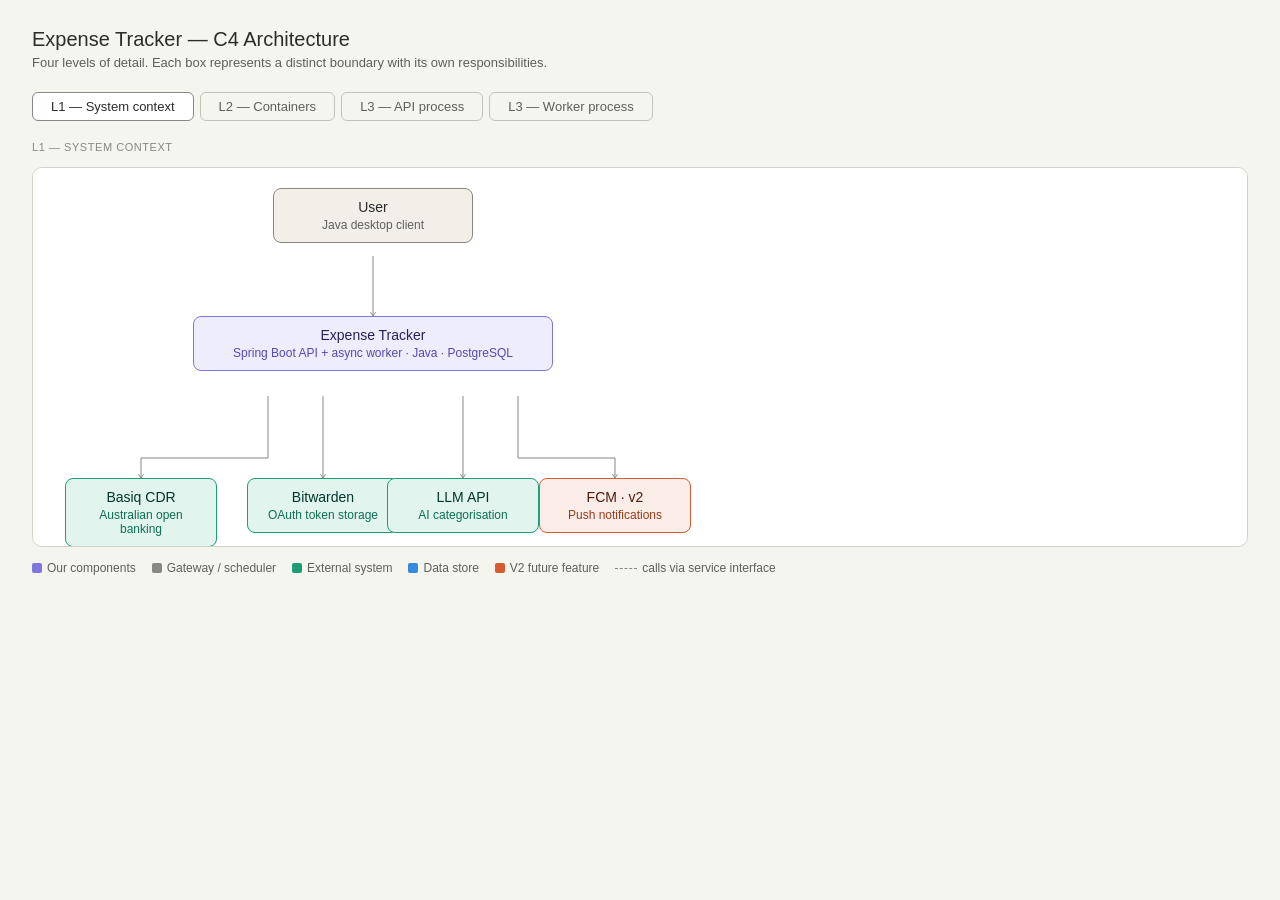
<file: C4_ArchitectureDesign.html>
<!DOCTYPE html>
<html lang="en">
<head>
<meta charset="UTF-8">
<meta name="viewport" content="width=device-width, initial-scale=1.0">
<title>Expense Tracker — C4 Architecture</title>
<style>
  *, *::before, *::after { box-sizing: border-box; margin: 0; padding: 0; }
  body { font-family: -apple-system, BlinkMacSystemFont, 'Segoe UI', sans-serif; background: #f5f5f0; color: #2c2c2a; padding: 28px 32px; }
  h1  { font-size: 20px; font-weight: 500; margin-bottom: 4px; }
  .sub { font-size: 13px; color: #5f5e5a; margin-bottom: 22px; }

  /* tabs */
  .tabs { display: flex; gap: 6px; margin-bottom: 20px; flex-wrap: wrap; }
  .tab  { padding: 6px 18px; border-radius: 6px; border: 1px solid #c4c2b8; background: transparent; color: #5f5e5a; cursor: pointer; font-size: 13px; font-family: inherit; transition: background .15s; }
  .tab:hover { background: #eae8e0; }
  .tab.on { background: #fff; color: #2c2c2a; border-color: #888780; font-weight: 500; }

  /* panels */
  .panel { display: none; }
  .panel.on { display: block; }

  /* diagram canvas */
  .canvas { background: #fff; border: 1px solid #d3d1c7; border-radius: 10px; padding: 32px; position: relative; overflow-x: auto; }

  /* boxes */
  .box { border-radius: 8px; padding: 10px 16px; position: absolute; text-align: center; }
  .box .name { font-size: 14px; font-weight: 500; margin-bottom: 3px; }
  .box .desc { font-size: 12px; }

  /* colours */
  .purple { background: #EEEDFE; border: 1px solid #7F77DD; }
  .purple .name { color: #26215C; }
  .purple .desc { color: #534AB7; }

  .teal   { background: #E1F5EE; border: 1px solid #1D9E75; }
  .teal .name { color: #04342C; }
  .teal .desc { color: #0F6E56; }

  .gray   { background: #F1EFE8; border: 1px solid #888780; }
  .gray .name { color: #2C2C2A; }
  .gray .desc { color: #5F5E5A; }

  .blue   { background: #E6F1FB; border: 1px solid #378ADD; }
  .blue .name { color: #042C53; }
  .blue .desc { color: #185FA5; }

  .coral  { background: #FAECE7; border: 1px solid #D85A30; }
  .coral .name { color: #4A1B0C; }
  .coral .desc { color: #993C1D; }

  /* divider inside the DB box */
  .divider { border-top: 1px solid #c4ddf4; margin: 8px -16px; }
  .db-section .name { font-size: 13px; font-weight: 500; color: #042C53; margin-bottom: 2px; }
  .db-section .desc { font-size: 11px; color: #185FA5; }

  /* svg connector overlay */
  .svg-overlay { position: absolute; top: 0; left: 0; pointer-events: none; }

  /* legend */
  .legend { display: flex; gap: 16px; flex-wrap: wrap; font-size: 12px; color: #5f5e5a; margin-top: 14px; align-items: center; }
  .legend span { display: flex; align-items: center; gap: 5px; }
  .dot { width: 10px; height: 10px; border-radius: 2px; display: inline-block; flex-shrink: 0; }
  .dash-line { width: 22px; border-top: 1.5px dashed #888780; }

  /* level label */
  .level-label { font-size: 11px; font-weight: 500; color: #888780; letter-spacing: .05em; text-transform: uppercase; margin-bottom: 14px; }
</style>
</head>
<body>

<h1>Expense Tracker — C4 Architecture</h1>
<p class="sub">Four levels of detail. Each box represents a distinct boundary with its own responsibilities.</p>

<div class="tabs">
  <button class="tab on"  onclick="show(this,'l1')">L1 — System context</button>
  <button class="tab"     onclick="show(this,'l2')">L2 — Containers</button>
  <button class="tab"     onclick="show(this,'l3a')">L3 — API process</button>
  <button class="tab"     onclick="show(this,'l3b')">L3 — Worker process</button>
</div>

<!-- ══════════════════════════════════════════════════════
     L1 — SYSTEM CONTEXT
     Who uses the system and what external systems does it touch?
══════════════════════════════════════════════════════════ -->
<div id="l1" class="panel on">
<p class="level-label">L1 — System context</p>
<div class="canvas" style="height:380px; min-width:640px;">
  <svg class="svg-overlay" width="100%" height="100%">
    <defs><marker id="a" viewBox="0 0 10 10" refX="8" refY="5" markerWidth="6" markerHeight="6" orient="auto-start-reverse"><path d="M2 1L8 5L2 9" fill="none" stroke="#888780" stroke-width="1.5" stroke-linecap="round" stroke-linejoin="round"/></marker></defs>
    <!-- User → system -->
    <line x1="340" y1="88" x2="340" y2="148" stroke="#888780" stroke-width="1" marker-end="url(#a)"/>
    <!-- system → Basiq -->
    <path d="M235,228 L235,290 L108,290 L108,310" fill="none" stroke="#888780" stroke-width="1" marker-end="url(#a)"/>
    <!-- system → Bitwarden -->
    <line x1="290" y1="228" x2="290" y2="310" fill="none" stroke="#888780" stroke-width="1" marker-end="url(#a)"/>
    <!-- system → LLM -->
    <line x1="430" y1="228" x2="430" y2="310" fill="none" stroke="#888780" stroke-width="1" marker-end="url(#a)"/>
    <!-- system → FCM -->
    <path d="M485,228 L485,290 L582,290 L582,310" fill="none" stroke="#888780" stroke-width="1" marker-end="url(#a)"/>
  </svg>
  <!-- Person -->
  <div class="box gray" style="width:200px;top:20px;left:240px;">
    <div class="name">User</div>
    <div class="desc">Java desktop client</div>
  </div>
  <!-- Our system -->
  <div class="box purple" style="width:360px;top:148px;left:160px;">
    <div class="name">Expense Tracker</div>
    <div class="desc">Spring Boot API + async worker · Java · PostgreSQL</div>
  </div>
  <!-- External systems -->
  <div class="box teal" style="width:152px;top:310px;left:32px;">
    <div class="name">Basiq CDR</div>
    <div class="desc">Australian open banking</div>
  </div>
  <div class="box teal" style="width:152px;top:310px;left:214px;">
    <div class="name">Bitwarden</div>
    <div class="desc">OAuth token storage</div>
  </div>
  <div class="box teal" style="width:152px;top:310px;left:354px;">
    <div class="name">LLM API</div>
    <div class="desc">AI categorisation</div>
  </div>
  <div class="box coral" style="width:152px;top:310px;left:506px;">
    <div class="name">FCM · v2</div>
    <div class="desc">Push notifications</div>
  </div>
</div>
</div>

<!-- ══════════════════════════════════════════════════════
     L2 — CONTAINERS
     What deployable units exist and how do they communicate?
══════════════════════════════════════════════════════════ -->
<div id="l2" class="panel">
<p class="level-label">L2 — Containers</p>
<div class="canvas" style="height:490px; min-width:700px;">
  <svg class="svg-overlay" width="100%" height="100%">
    <defs><marker id="b" viewBox="0 0 10 10" refX="8" refY="5" markerWidth="6" markerHeight="6" orient="auto-start-reverse"><path d="M2 1L8 5L2 9" fill="none" stroke="#888780" stroke-width="1.5" stroke-linecap="round" stroke-linejoin="round"/></marker></defs>
    <!-- Desktop → API process -->
    <path d="M350,76 L350,104 L130,104 L130,132" fill="none" stroke="#888780" stroke-width="1" marker-end="url(#b)"/>
    <text x="244" y="98" font-size="11" fill="#888780" text-anchor="middle" font-family="inherit">HTTPS</text>
    <!-- API → DB (writes) -->
    <line x1="228" y1="178" x2="264" y2="178" stroke="#888780" stroke-width="1" marker-end="url(#b)"/>
    <!-- API → Worker (job queue) -->
    <line x1="130" y1="210" x2="130" y2="338" stroke="#888780" stroke-width="1" stroke-dasharray="5 3" marker-end="url(#b)"/>
    <text x="146" y="278" font-size="11" fill="#888780" font-family="inherit">job queue</text>
    <!-- Worker → DB (reads/writes) -->
    <path d="M228,372 L246,372 L246,250 L264,250" fill="none" stroke="#888780" stroke-width="1" marker-end="url(#b)"/>
    <!-- Worker → Basiq -->
    <path d="M228,380 L480,380 L480,154 L504,154" fill="none" stroke="#888780" stroke-width="1" marker-end="url(#b)"/>
    <!-- Worker → Bitwarden -->
    <path d="M228,390 L484,390 L484,234 L504,234" fill="none" stroke="#888780" stroke-width="1" marker-end="url(#b)"/>
    <!-- Worker → LLM -->
    <path d="M228,400 L488,400 L488,394 L504,394" fill="none" stroke="#888780" stroke-width="1" marker-end="url(#b)"/>
  </svg>

  <div class="box gray" style="width:220px;top:20px;left:240px;">
    <div class="name">Desktop app</div>
    <div class="desc">Java client · HTTPS · SQLite drafts</div>
  </div>
  <div class="box purple" style="width:210px;top:132px;left:24px;">
    <div class="name">API process</div>
    <div class="desc">Spring Boot REST · 8 modules · port 8080</div>
  </div>
  <!-- PostgreSQL with internal sections -->
  <div class="box blue" style="width:222px;top:132px;left:264px;padding-bottom:14px;">
    <div class="name">PostgreSQL</div>
    <div class="divider"></div>
    <div class="db-section">
      <div class="name">Primary</div>
      <div class="desc">Strong consistency · ACID writes</div>
    </div>
    <div class="divider"></div>
    <div class="db-section">
      <div class="name">Read replica</div>
      <div class="desc">Max 60s bounded staleness</div>
    </div>
    <div class="divider"></div>
    <div class="db-section">
      <div class="name">Materialized views</div>
      <div class="desc">AOP @RefreshMaterializedViews</div>
    </div>
  </div>
  <div class="box purple" style="width:210px;top:338px;left:24px;">
    <div class="name">Worker process</div>
    <div class="desc">Spring Boot · async job processor</div>
  </div>
  <div class="box teal" style="width:185px;top:132px;left:504px;">
    <div class="name">Basiq CDR</div>
    <div class="desc">Open banking data</div>
  </div>
  <div class="box teal" style="width:185px;top:212px;left:504px;">
    <div class="name">Bitwarden</div>
    <div class="desc">OAuth token retrieval at runtime</div>
  </div>
  <div class="box teal" style="width:185px;top:372px;left:504px;">
    <div class="name">LLM API</div>
    <div class="desc">AI categorisation calls</div>
  </div>
</div>
</div>

<!-- ══════════════════════════════════════════════════════
     L3a — API PROCESS INTERNALS
     What modules live inside the API process?
══════════════════════════════════════════════════════════ -->
<div id="l3a" class="panel">
<p class="level-label">L3 — API process internals</p>
<div class="canvas" style="height:420px; min-width:660px;">
  <svg class="svg-overlay" width="100%" height="100%">
    <defs><marker id="c" viewBox="0 0 10 10" refX="8" refY="5" markerWidth="6" markerHeight="6" orient="auto-start-reverse"><path d="M2 1L8 5L2 9" fill="none" stroke="#888780" stroke-width="1.5" stroke-linecap="round" stroke-linejoin="round"/></marker></defs>
    <!-- Gateway → Auth -->
    <line x1="180" y1="80" x2="180" y2="100" stroke="#888780" stroke-width="1" marker-end="url(#c)"/>
    <!-- Gateway → User mgmt -->
    <line x1="510" y1="80" x2="510" y2="100" stroke="#888780" stroke-width="1" marker-end="url(#c)"/>
    <!-- Gateway → Expense -->
    <line x1="180" y1="80" x2="180" y2="180" stroke="#888780" stroke-width="1" stroke-dasharray="1 0" marker-end="url(#c)"/>
    <!-- Gateway → Target -->
    <line x1="510" y1="80" x2="510" y2="180" stroke="#888780" stroke-width="1" marker-end="url(#c)"/>
    <!-- Gateway → Bank -->
    <line x1="180" y1="80" x2="180" y2="260" stroke="#888780" stroke-width="1" marker-end="url(#c)"/>
    <!-- Gateway → AI -->
    <line x1="510" y1="80" x2="510" y2="260" stroke="#888780" stroke-width="1" marker-end="url(#c)"/>
    <!-- Target depends on Expense via interface -->
    <line x1="380" y1="210" x2="320" y2="210" stroke="#888780" stroke-width="1" stroke-dasharray="4 3" marker-end="url(#c)"/>
    <text x="350" y="204" font-size="10" fill="#888780" text-anchor="middle" font-family="inherit">ExpenseService</text>
    <!-- Bank Integration calls Expense -->
    <line x1="180" y1="260" x2="180" y2="236" stroke="#888780" stroke-width="1" stroke-dasharray="4 3" marker-end="url(#c)"/>
    <!-- AI calls Expense -->
    <path d="M380,290 L350,290 L350,210 L320,210" fill="none" stroke="#888780" stroke-width="1" stroke-dasharray="4 3" marker-end="url(#c)"/>
  </svg>

  <!-- Gateway - spans full width -->
  <div class="box gray" style="width:612px;top:20px;left:24px;">
    <div class="name">API gateway filter</div>
    <div class="desc">JWT validation · RLS user context · Bucket4j rate limiting · traceId injection · routes to all modules</div>
  </div>
  <!-- Row 1 -->
  <div class="box purple" style="width:288px;top:100px;left:24px;">
    <div class="name">Auth module</div>
    <div class="desc">BCrypt · JWT issuance · login lockout · sudo tokens for step-up auth</div>
  </div>
  <div class="box purple" style="width:288px;top:100px;left:348px;">
    <div class="name">User management module</div>
    <div class="desc">Profiles · bulk access grants · discoverability flag</div>
  </div>
  <!-- Row 2 -->
  <div class="box purple" style="width:288px;top:180px;left:24px;">
    <div class="name">Expense module</div>
    <div class="desc">CRUD · RLS enforcement · AOP @RefreshMaterializedViews</div>
  </div>
  <div class="box purple" style="width:288px;top:180px;left:348px;">
    <div class="name">Target and prediction module</div>
    <div class="desc">Targets · Strategy pattern · versioned PredictionContext · canHandle fallback</div>
  </div>
  <!-- Row 3 -->
  <div class="box purple" style="width:288px;top:260px;left:24px;">
    <div class="name">Bank integration module</div>
    <div class="desc">OAuth consent flow · sync trigger · Bucket4j rate limit · duplicate detection</div>
  </div>
  <div class="box purple" style="width:288px;top:260px;left:348px;">
    <div class="name">AI categorisation module</div>
    <div class="desc">Suggestions API · optimistic lock on original category field</div>
  </div>
  <!-- Observability - spans full width -->
  <div class="box gray" style="width:612px;top:350px;left:24px;">
    <div class="name">Observability and dead letter module</div>
    <div class="desc">Structured logs · dead letter table · manual retry endpoint · all modules write here, nothing reads back</div>
  </div>
</div>
</div>

<!-- ══════════════════════════════════════════════════════
     L3b — WORKER PROCESS INTERNALS
     What workers live inside the async process?
══════════════════════════════════════════════════════════ -->
<div id="l3b" class="panel">
<p class="level-label">L3 — Worker process internals</p>
<div class="canvas" style="height:380px; min-width:660px;">
  <svg class="svg-overlay" width="100%" height="100%">
    <defs><marker id="d" viewBox="0 0 10 10" refX="8" refY="5" markerWidth="6" markerHeight="6" orient="auto-start-reverse"><path d="M2 1L8 5L2 9" fill="none" stroke="#888780" stroke-width="1.5" stroke-linecap="round" stroke-linejoin="round"/></marker></defs>
    <!-- Queue → Bank sync -->
    <line x1="180" y1="80" x2="180" y2="100" stroke="#888780" stroke-width="1" marker-end="url(#d)"/>
    <!-- Queue → Normalisation -->
    <line x1="490" y1="80" x2="490" y2="100" stroke="#888780" stroke-width="1" marker-end="url(#d)"/>
    <!-- Queue → AI worker -->
    <line x1="180" y1="80" x2="180" y2="180" stroke="#888780" stroke-width="1" marker-end="url(#d)"/>
    <!-- Queue → Archival -->
    <line x1="490" y1="80" x2="490" y2="180" stroke="#888780" stroke-width="1" marker-end="url(#d)"/>
    <!-- Queue → Dead letter -->
    <line x1="180" y1="80" x2="180" y2="260" stroke="#888780" stroke-width="1" marker-end="url(#d)"/>
    <!-- Bank sync → Normalisation (outbox) -->
    <line x1="324" y1="130" x2="356" y2="130" stroke="#888780" stroke-width="1" marker-end="url(#d)"/>
    <text x="340" y="124" font-size="10" fill="#888780" text-anchor="middle" font-family="inherit">outbox</text>
  </svg>

  <!-- Job queue consumer - full width -->
  <div class="box gray" style="width:612px;top:20px;left:24px;">
    <div class="name">Job queue consumer</div>
    <div class="desc">SELECT … FOR UPDATE SKIP LOCKED · dispatches all job types · DB table V1 → Redis Streams V2</div>
  </div>
  <!-- Row 1 -->
  <div class="box purple" style="width:288px;top:100px;left:24px;">
    <div class="name">Bank sync worker</div>
    <div class="desc">Basiq CDR calls · hash chain append · Bitwarden token retrieval</div>
  </div>
  <div class="box purple" style="width:288px;top:100px;left:348px;">
    <div class="name">Normalisation worker</div>
    <div class="desc">Outbox pattern · calls ExpenseService interface · duplicate detection</div>
  </div>
  <!-- Row 2 -->
  <div class="box purple" style="width:288px;top:180px;left:24px;">
    <div class="name">AI categorisation worker</div>
    <div class="desc">Polls uncategorised expenses · LLM API calls · writes suggestions table</div>
  </div>
  <div class="box purple" style="width:288px;top:180px;left:348px;">
    <div class="name">Archival worker</div>
    <div class="desc">Dynamic 5-year threshold · year partition creation · partition registry update</div>
  </div>
  <!-- Row 3 -->
  <div class="box gray" style="width:288px;top:260px;left:24px;">
    <div class="name">Dead letter handler</div>
    <div class="desc">Exponential backoff · 3 cycles · 24h gap · writes dead_letter_jobs</div>
  </div>
  <div class="box coral" style="width:288px;top:260px;left:348px;">
    <div class="name">Notification observer · v2</div>
    <div class="desc">V1 polling endpoint · V2 Observer pattern → FCM push</div>
  </div>
</div>
</div>

<!-- Legend -->
<div class="legend">
  <span><span class="dot" style="background:#7F77DD;"></span>Our components</span>
  <span><span class="dot" style="background:#888780;"></span>Gateway / scheduler</span>
  <span><span class="dot" style="background:#1D9E75;"></span>External system</span>
  <span><span class="dot" style="background:#378ADD;"></span>Data store</span>
  <span><span class="dot" style="background:#D85A30;"></span>V2 future feature</span>
  <span><span class="dash-line"></span>calls via service interface</span>
</div>

<script>
function show(btn, id) {
  document.querySelectorAll('.tab').forEach(b => b.classList.remove('on'));
  document.querySelectorAll('.panel').forEach(p => p.classList.remove('on'));
  btn.classList.add('on');
  document.getElementById(id).classList.add('on');
}
</script>
</body>
</html>
</file>
